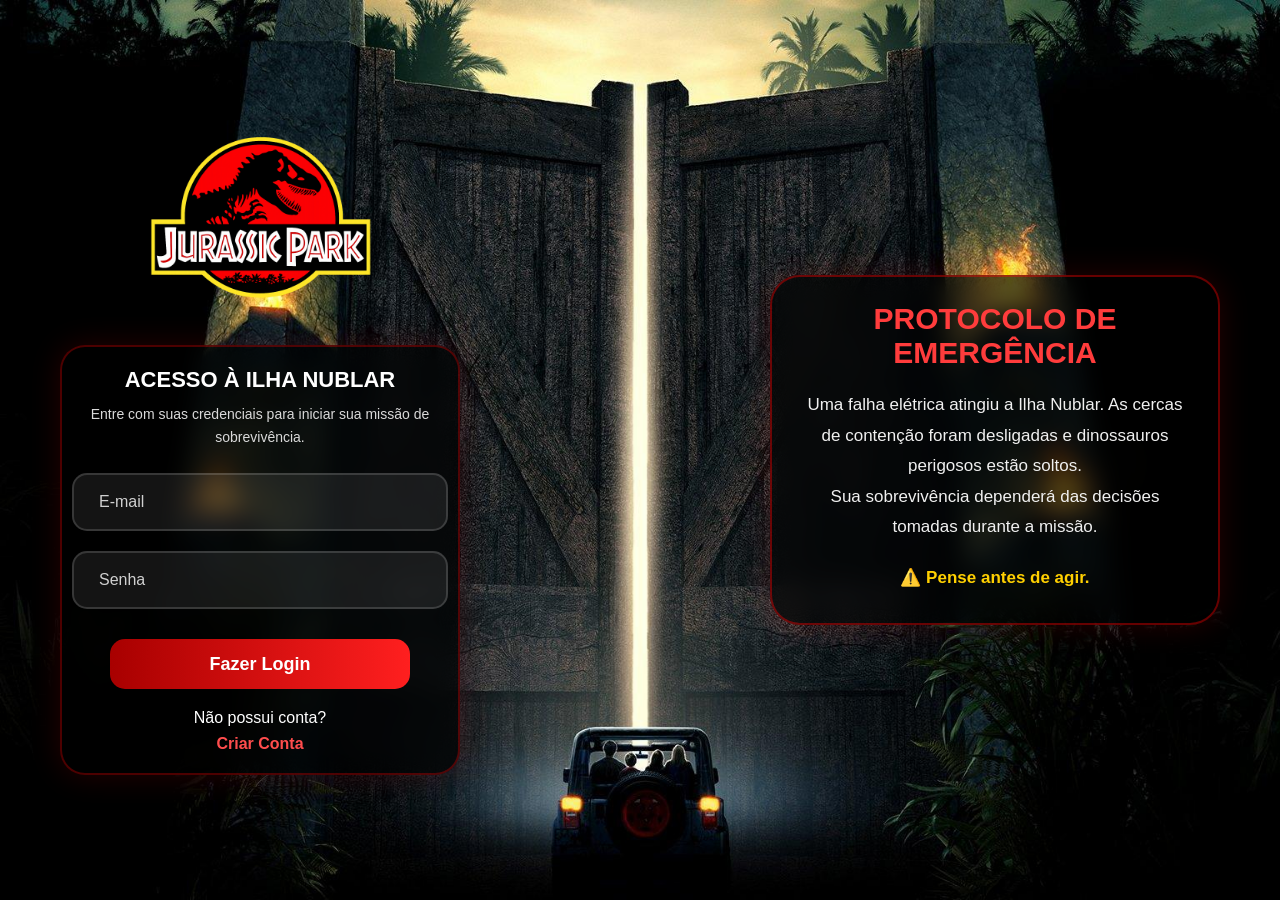
<file: index.html>
<!DOCTYPE html>
<html lang="pt-BR">

<head>
    <meta charset="UTF-8">
    <meta name="viewport" content="width=device-width, initial-scale=1.0">
    <title>Jurassic Park Login</title>

    <link rel="stylesheet" href="style.css">
    <link rel="stylesheet" href="https://cdnjs.cloudflare.com/ajax/libs/font-awesome/4.7.0/css/font-awesome.min.css">

</head>

<body>

    <div class="overlay">

        <div class="login-container">

            <img src="img/image (1).png" alt="Jurassic Park" class="logo">

            <div class="login-card">

                <h1>ACESSO À ILHA NUBLAR</h1>

                <p class="subtitulo">
                    Entre com suas credenciais para iniciar sua missão de sobrevivência.
                </p>

                <input type="email" id="exampleFormControlInput1" placeholder="E-mail">

                <input type="password" id="inputPassword" placeholder="Senha">

                <button class="btn" onclick="login()">
                    Fazer Login
                </button>

                <div class="cadastro">
                    <p>Não possui conta?</p>
                    <a href="criar_conta.html">
                        Criar Conta
                    </a>
                </div>

            </div>

        </div>

        <div class="info-box">

            <h3>PROTOCOLO DE EMERGÊNCIA</h3>

            <p>
                Uma falha elétrica atingiu a Ilha Nublar.
                As cercas de contenção foram desligadas
                e dinossauros perigosos estão soltos.
            </p>

            <p>
                Sua sobrevivência dependerá das decisões
                tomadas durante a missão.
            </p>

            <p class="alerta">
                ⚠️ Pense antes de agir.
            </p>

        </div>

    </div>

    <script src="js/script.js"></script>

</body>

</html>
</file>
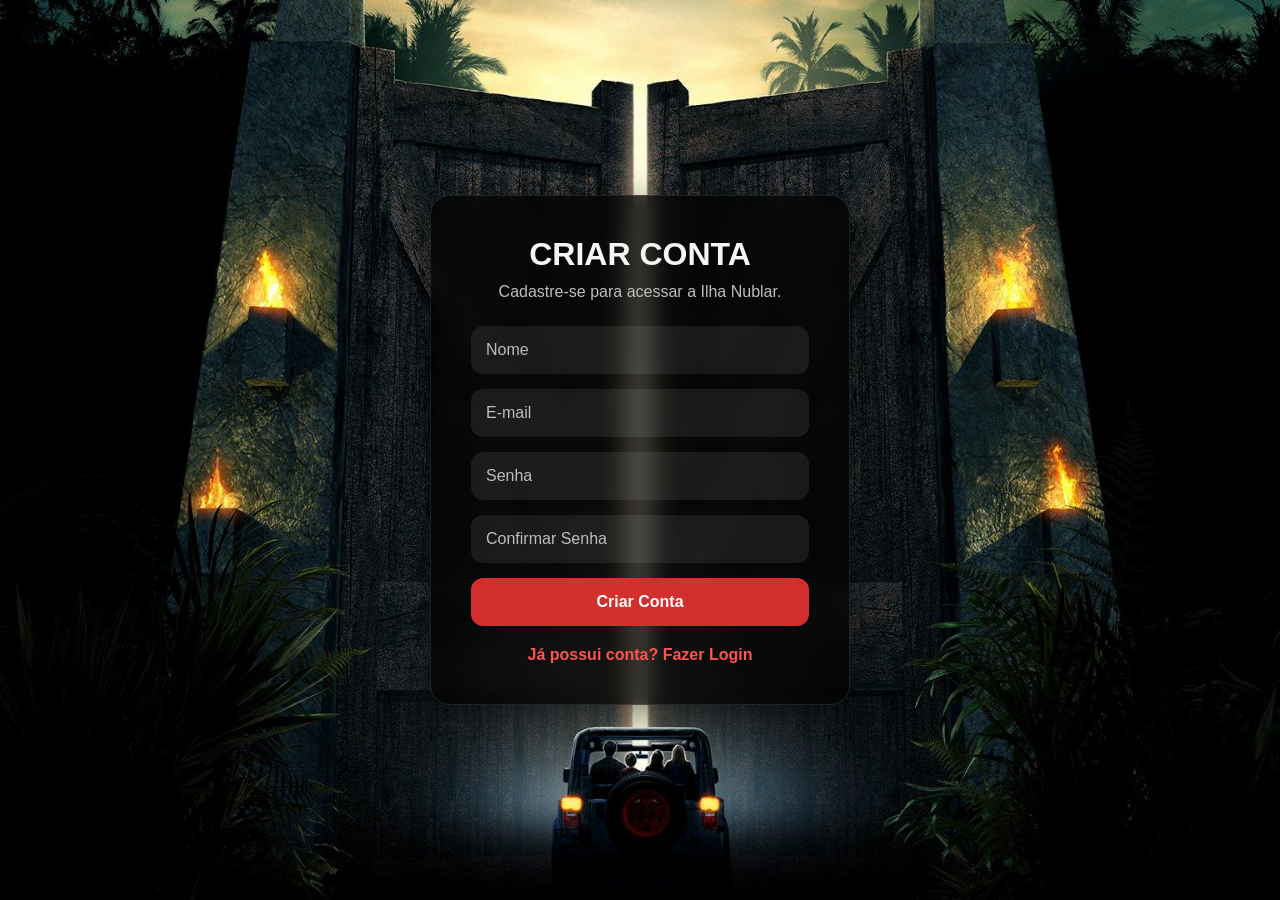
<file: criar_conta.html>
<!DOCTYPE html>
<html lang="pt-BR">
<head>
    <meta charset="UTF-8">
    <meta name="viewport" content="width=device-width, initial-scale=1.0">
    <title>Criar Conta</title>

    <link rel="stylesheet" href="/criar_conta.css">
</head>
<body>

    <div class="container">

        <div class="card">

            <h1>CRIAR CONTA</h1>

            <p>Cadastre-se para acessar a Ilha Nublar.</p>

            <input type="text" id="nome" placeholder="Nome">

            <input type="email" id="email" placeholder="E-mail">

            <input type="password" id="senha" placeholder="Senha">

            <input type="password" id="confirmarSenha" placeholder="Confirmar Senha">

            <button onclick="cadastrar()">
                Criar Conta
            </button>

            <a href="/index.html">
                Já possui conta? Fazer Login
            </a>

        </div>

    </div>

    <script src="/js/cadastro.js"></script>

</body>
</html>
</file>
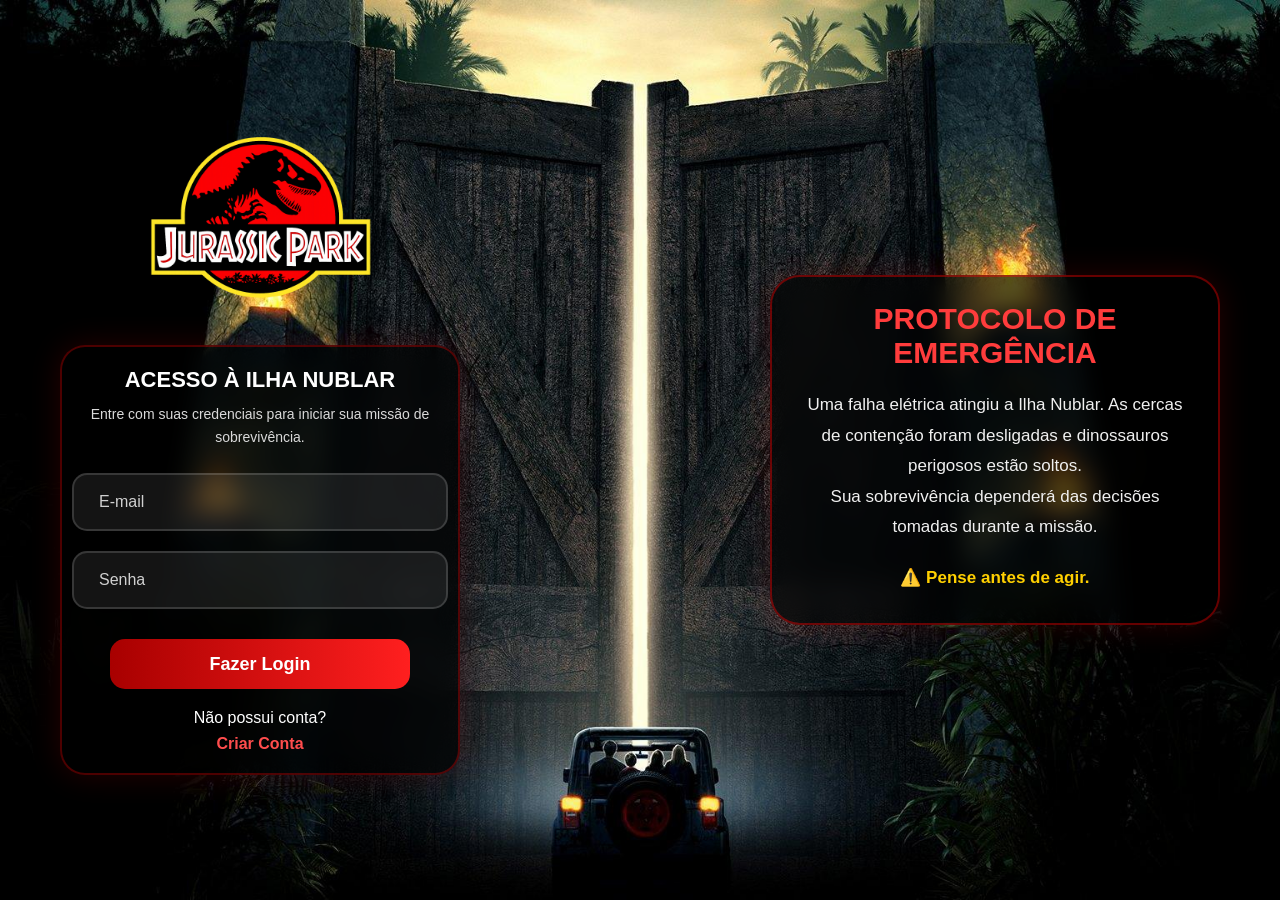
<file: home.html>
<!DOCTYPE html>
<html lang="pt-BR">
<head>
    <meta charset="UTF-8">
    <meta name="viewport" content="width=device-width, initial-scale=1.0">
    <title>Jurassic Park - Home</title>

    <link rel="stylesheet" href="css/home.css">
    <link rel="stylesheet" href="https://cdnjs.cloudflare.com/ajax/libs/font-awesome/6.5.1/css/all.min.css">
</head>
<body>

    <header>

        <img src="img/image (1).png" class="logo">

        <nav>
            <a href="home.html" class="ativo">Home</a>
            <a href="como_funciona.html">Como funciona</a>
            <a href="sobre_o_quiz.html">Sobre o quiz</a>
            <a href="resultados.html">Resultados</a>
        </nav>

        <div class="perfil">
            <i class="fa-solid fa-user"></i>
        </div>

    </header>

    <section class="hero">

        <div class="conteudo">

            <h1>
                VOCÊ CONSEGUE<br>
                ESCAPAR DE<br>
                <span>JURASSIC PARK?</span>
            </h1>

            <div class="linha"></div>

            <p>
                Suas escolhas serão a diferença
                entre a vida e a morte.
                Você está pronto para o desafio?
            </p>

            <button class="btn"
            onclick="window.location.href='quiz.html'">
                Iniciar a missão
                <i class="fa-solid fa-arrow-right"></i>
            </button>

        </div>

    </section>

    <script src="home.js"></script>

</body>
</html>
</file>
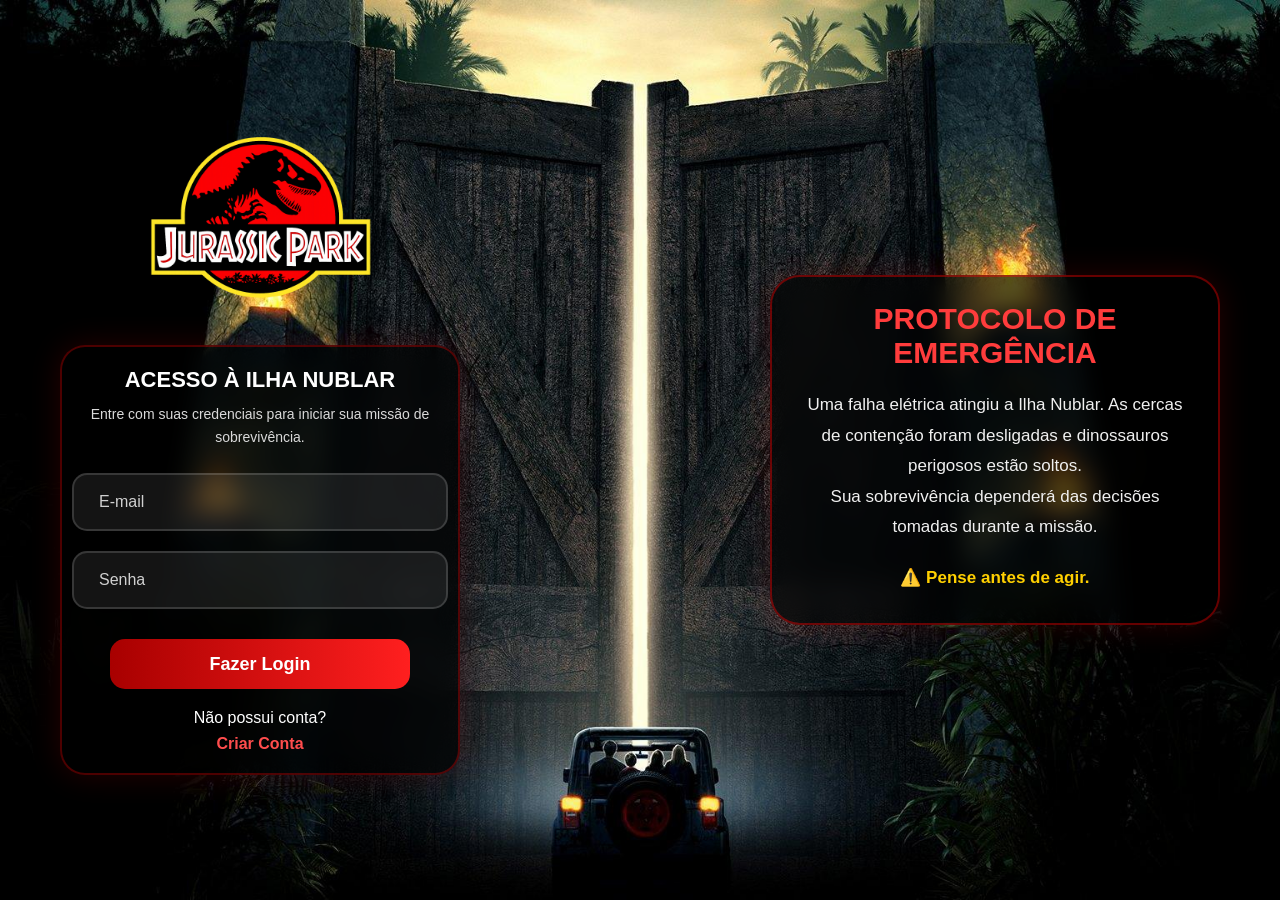
<file: quiz1.html>
<!DOCTYPE html>
<html lang="pt-BR">
<head>
    <meta charset="UTF-8">
    <meta name="viewport" content="width=device-width, initial-scale=1.0">
    <title>Jurassic Park Quiz</title>
    <link rel="stylesheet" href="/css/quiz.css">

    <link rel="stylesheet"
    href="https://cdnjs.cloudflare.com/ajax/libs/font-awesome/6.5.1/css/all.min.css">
</head>
<body>

    <div class="overlay">

        <!-- Topo -->
        <div class="top-bar">

            <a href="home.html" class="voltar">
                ← Home
            </a>

            <div class="progresso-box">

                <span id="progressText">
                    10%
                </span>

                <div class="progresso">
                    <div id="progress"></div>
                </div>

            </div>

            <div class="perfil">
                <i class="fa-solid fa-user"></i>
            </div>

        </div>

        <!-- Conteúdo -->
        <main>

            <h1>
                Jurassic Park Quiz
            </h1>

            <div class="question-box">

                <p id="step">
                    Pergunta 1 de 10
                </p>

                <h2 id="question">
                    Carregando pergunta...
                </h2>

            </div>

            <div id="answers">

            </div>

            <button id="nextBtn">
                Próxima →
            </button>

        </main>

    </div>

    <script src="questions.js"></script>
<script src="questions.js"></script>

<script>
const PAGE_START = 0;
const PAGE_END = 3;
const NEXT_PAGE = "quiz2.html";
</script>

<script src="quiz_engine.js"></script>

</body>
</html>
</file>
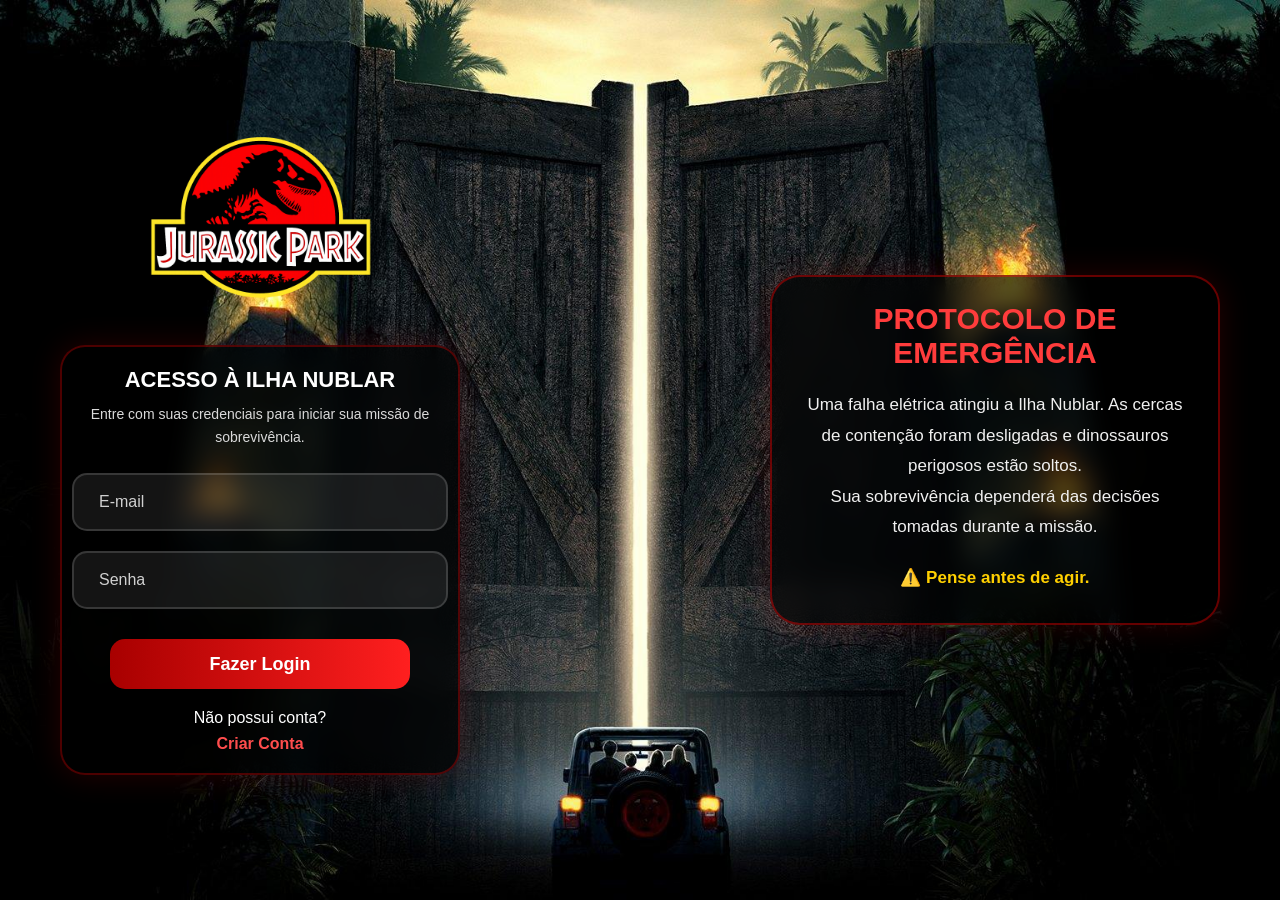
<file: quiz2.html>
<!DOCTYPE html>
<html lang="pt-BR">
<head>
    <meta charset="UTF-8">
    <meta name="viewport" content="width=device-width, initial-scale=1.0">
    <title>Jurassic Park Quiz</title>

 <link rel="stylesheet" href="/css/quiz.css">

    <link rel="stylesheet"
    href="https://cdnjs.cloudflare.com/ajax/libs/font-awesome/6.5.1/css/all.min.css">
</head>
<body>

    <div class="overlay">

        <!-- Topo -->
        <div class="top-bar">

            <a href="home.html" class="voltar">
                ← Home
            </a>

            <div class="progresso-box">

                <span id="progressText">
                    10%
                </span>

                <div class="progresso">
                    <div id="progress"></div>
                </div>

            </div>

            <div class="perfil">
                <i class="fa-solid fa-user"></i>
            </div>

        </div>

        <!-- Conteúdo -->
        <main>

            <h1>
                Jurassic Park Quiz
            </h1>

            <div class="question-box">

                <p id="step">
                    Pergunta 1 de 10
                </p>

                <h2 id="question">
                    Carregando pergunta...
                </h2>

            </div>

            <div id="answers">

            </div>

            <button id="nextBtn">
                Próxima →
            </button>

        </main>

    </div>

    <script src="questions.js"></script>

<script>
const PAGE_START = 3;
const PAGE_END = 7;
const NEXT_PAGE = "quiz3.html";
</script>

<script src="quiz_engine.js"></script>

</body>
</html>
</file>
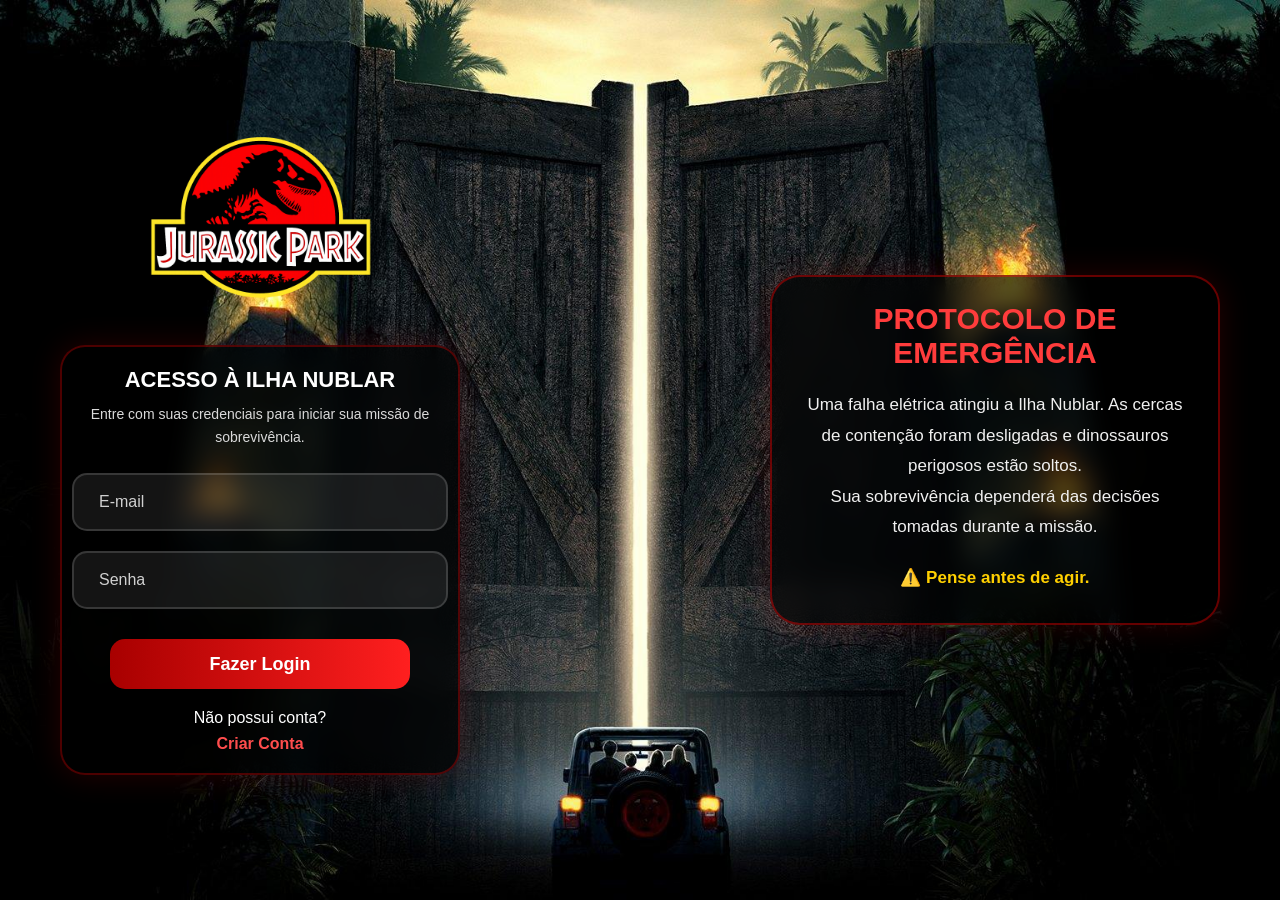
<file: quiz3.html>
<!DOCTYPE html>
<html lang="pt-BR">
<head>
    <meta charset="UTF-8">
    <meta name="viewport" content="width=device-width, initial-scale=1.0">
    <title>Jurassic Park Quiz - Fase 3</title>

    <link rel="stylesheet" href="/css/quiz.css">

    <link rel="stylesheet"
    href="https://cdnjs.cloudflare.com/ajax/libs/font-awesome/6.5.1/css/all.min.css">
</head>
<body>

    <div class="overlay">

        <!-- Topo -->
        <div class="top-bar">

            <a href="home.html" class="voltar">
                ← Home
            </a>

            <div class="progresso-box">

                <span id="progressText">
                    80%
                </span>

                <div class="progresso">
                    <div id="progress"></div>
                </div>

            </div>

            <div class="perfil">
                <i class="fa-solid fa-user"></i>
            </div>

        </div>

        <!-- Conteúdo -->
        <main>

            <h1>
                Jurassic Park Quiz
            </h1>

            <div class="question-box">

                <p id="step">
                    Pergunta 8 de 10
                </p>

                <h2 id="question">
                    Carregando pergunta...
                </h2>

            </div>

            <div id="answers"></div>

            <button id="nextBtn">
                Próxima →
            </button>

        </main>

    </div>

    <script src="questions.js"></script>

    <script>
        const PAGE_START = 7;
        const PAGE_END = 10;
        const NEXT_PAGE = "resultado.html";
    </script>

    <script src="quiz_engine.js"></script>

</body>
</html>
</file>
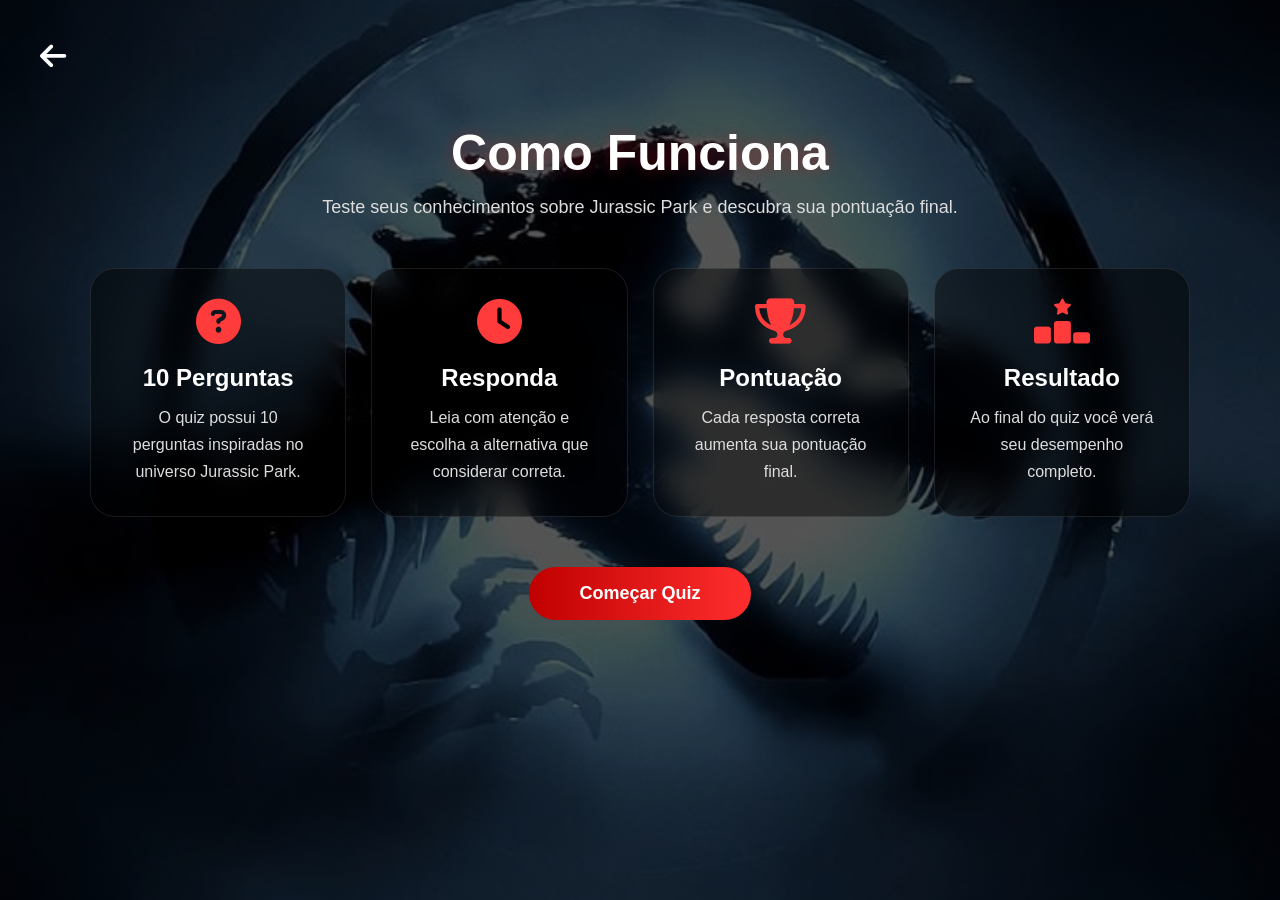
<file: html/como _funciona.html>
<!DOCTYPE html>
<html lang="pt-BR">
<head>
<meta charset="UTF-8">
<meta name="viewport" content="width=device-width, initial-scale=1.0">
<title>Como Funciona</title>

<link rel="stylesheet" href="/css/como_funciona.css">

<link rel="stylesheet"
href="https://cdnjs.cloudflare.com/ajax/libs/font-awesome/6.5.1/css/all.min.css">
</head>

<body>

<div class="overlay">

    <a href="/html/home.html" class="voltar">
        <i class="fa-solid fa-arrow-left"></i>
    </a>

    <main>

        <h1>Como Funciona</h1>

        <p class="subtitulo">
            Teste seus conhecimentos sobre Jurassic Park e descubra sua pontuação final.
        </p>

        <div class="cards">

            <div class="card">
                <i class="fa-solid fa-circle-question"></i>

                <h2>10 Perguntas</h2>

                <p>
                    O quiz possui 10 perguntas inspiradas no universo Jurassic Park.
                </p>
            </div>

            <div class="card">
                <i class="fa-solid fa-clock"></i>

                <h2>Responda</h2>

                <p>
                    Leia com atenção e escolha a alternativa que considerar correta.
                </p>
            </div>

            <div class="card">
                <i class="fa-solid fa-trophy"></i>

                <h2>Pontuação</h2>

                <p>
                    Cada resposta correta aumenta sua pontuação final.
                </p>
            </div>

            <div class="card">
                <i class="fa-solid fa-ranking-star"></i>

                <h2>Resultado</h2>

                <p>
                    Ao final do quiz você verá seu desempenho completo.
                </p>
            </div>

        </div>

        <button onclick="window.location.href='/html/quiz1.html'">
            Começar Quiz
        </button>

    </main>

</div>

</body>
</html>
</file>
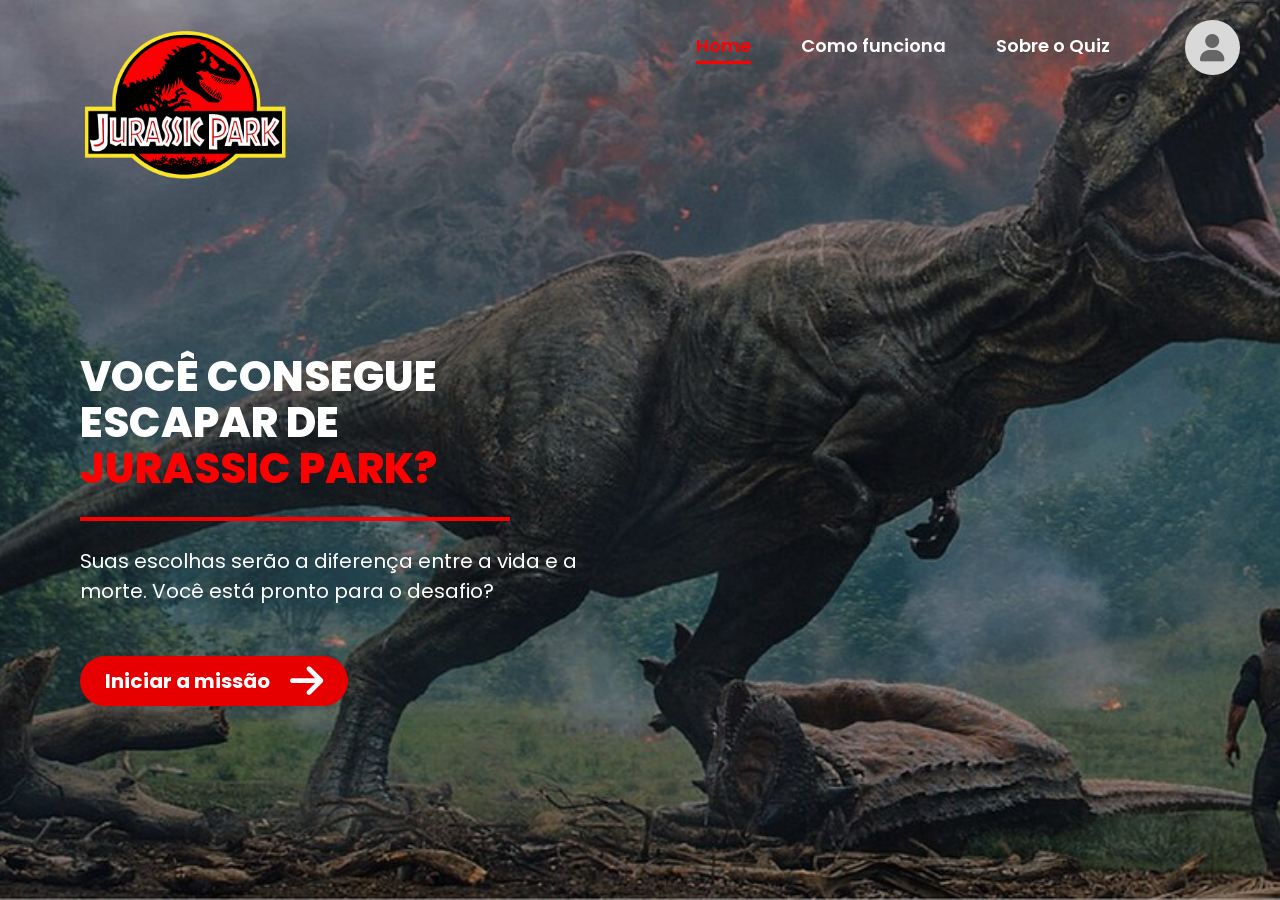
<file: html/home.html>
<!DOCTYPE html>
<html lang="pt-BR">

<head>
    <meta charset="UTF-8">
    <meta name="viewport" content="width=device-width, initial-scale=1.0">
    <title>Jurassic Park - Home</title>

    <link rel="stylesheet" href="/css/home.css">
    <link rel="stylesheet" href="https://cdnjs.cloudflare.com/ajax/libs/font-awesome/6.5.1/css/all.min.css">
</head>

<body>

    <header>

        <img src="/img/image (1).png" class="logo">

        <nav>
            <a href="/html/home.html" class="ativo">Home</a>
            <a href="/html/como _funciona.html">Como funciona</a>
            <a href="/html/sobre.html">Sobre o Quiz</a>
         
        </nav>

        <!-- Perfil Desktop -->
        <div class="perfil">
            
                <i class="fa-solid fa-user"></i>
                <span id="nomeUsuario"></span>
         
        </div>

        <!-- Menu Mobile -->
        <div class="menu-btn" onclick="toggleMenu()">
            <i class="fa-solid fa-bars"></i>
        </div>

    </header>

    <!-- Sidebar Mobile -->
    <aside class="menu-mobile" id="menuMobile">

        <div class="topo-menu">
            <i class="fa-solid fa-user"></i>
            <h3 id="nomeUsuarioMenu">Usuário</h3>
        </div>

        <a href="/html/home.html">
            <i class="fa-solid fa-house"></i>
            Home
        </a>

        <a href="/html/como _funciona.html">
            <i class="fa-solid fa-circle-info"></i>
            Como funciona
        </a>

        <a href="/html/sobre.html">
            <i class="fa-solid fa-book"></i>
            Sobre o Quiz
        </a>

    

        <a href="/html/perfil.html">
            <i class="fa-solid fa-user"></i>
            Perfil
        </a>

    </aside>

    <section class="hero">

        <div class="conteudo">

            <h1>
                VOCÊ CONSEGUE<br>
                ESCAPAR DE<br>
                <span>JURASSIC PARK?</span>
            </h1>

            <div class="linha"></div>

            <p>
                Suas escolhas serão a diferença
                entre a vida e a morte.
                Você está pronto para o desafio?
            </p>

            <button class="btn" onclick="window.location.href='/html/quiz1.html'">

                Iniciar a missão
                <i class="fa-solid fa-arrow-right"></i>

            </button>

        </div>

    </section>

    <script>
        let usuario = JSON.parse(
            localStorage.getItem("usuarioCadastrado")
        );

        if (usuario) {

            document.getElementById("nomeUsuario").textContent =
                usuario.nome;

            document.getElementById("nomeUsuarioMenu").textContent =
                usuario.nome;
        }

        function toggleMenu() {
            document
                .getElementById("menuMobile")
                .classList
                .toggle("ativo");
        }
    </script>

</body>

</html>
</file>
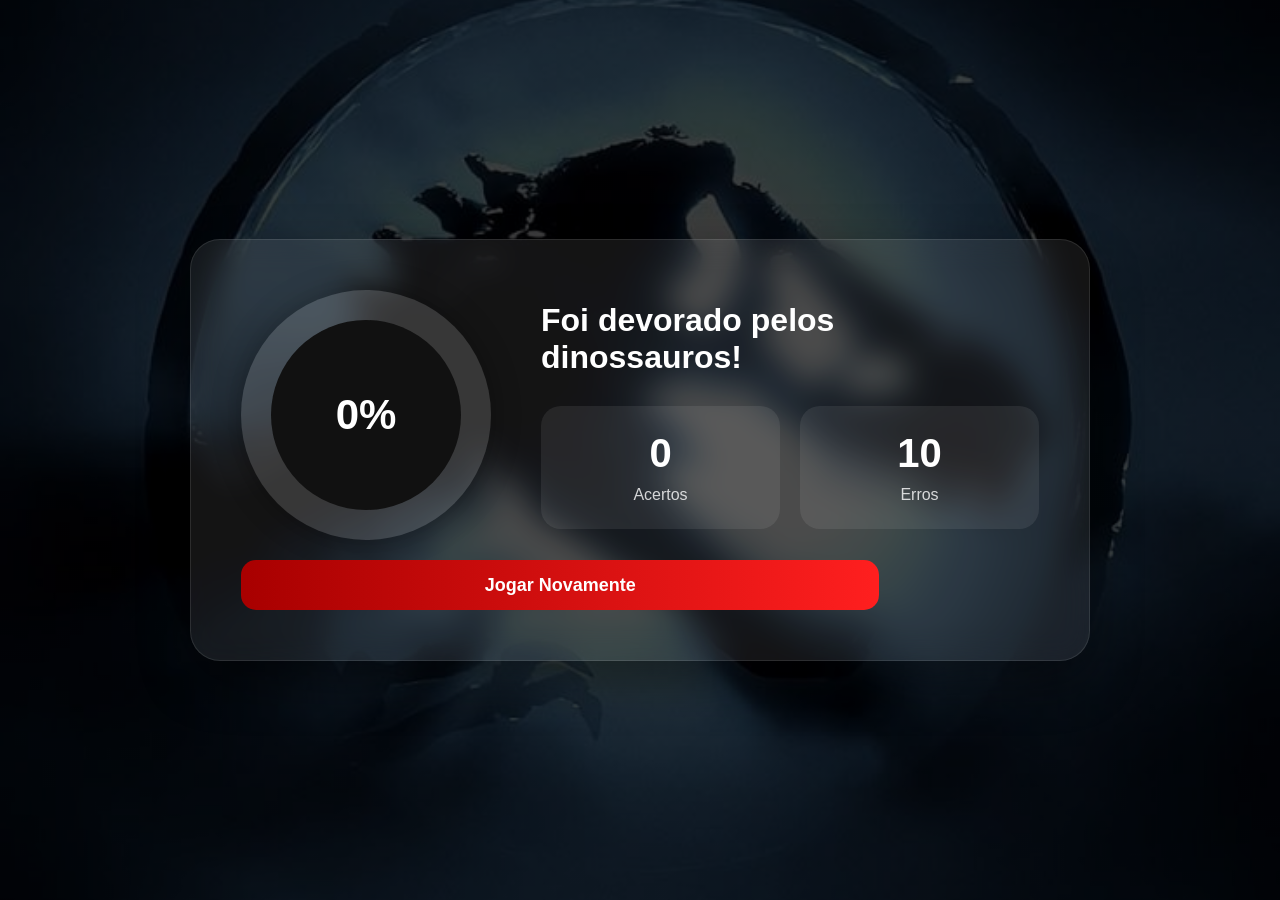
<file: html/resultado.html>
<!DOCTYPE html>
<html lang="pt-BR">
<head>
    <meta charset="UTF-8">
    <meta name="viewport" content="width=device-width, initial-scale=1.0">
    <title>Resultado Final</title>

    <link rel="stylesheet" href="/css/resultado.css">
</head>
<body>

    <div class="container">



      
        

        <div class="painel">

            <div class="grafico-circular">

                <div class="circle">
                    <div class="inner-circle">
                        <span id="percentual">
                            0%
                        </span>
                    </div>
                </div>

            </div>

            <div class="info">

                <h2 id="resultado"></h2>

                <div class="cards">

                    <div class="card">
                        <span class="numero"
                        id="acertos">
                        0
                        </span>

                        <p>Acertos</p>
                    </div>

                    <div class="card">
                        <span class="numero"
                        id="erros">
                        0
                        </span>

                        <p>Erros</p>
                    </div>

                </div>

            </div>

        </div>

        <button
        class="btn"
        onclick="jogarNovamente()">
        Jogar Novamente
        </button>

    </div>

    <script src="/js/resultado.js"></script>

</body>
</html>
</file>
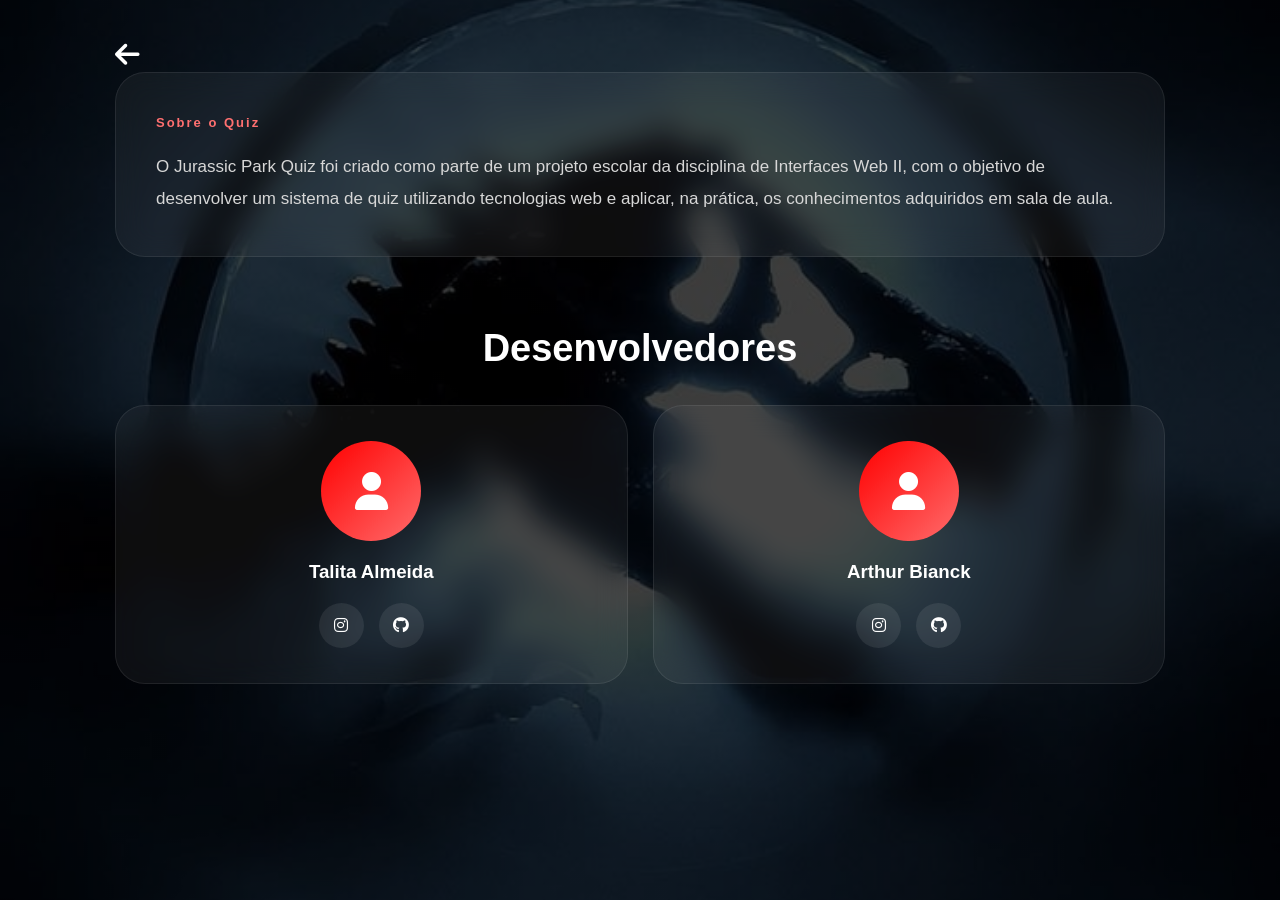
<file: html/sobre.html>
<!DOCTYPE html>
<html lang="pt-BR">

<head>
    <meta charset="UTF-8">
    <meta name="viewport" content="width=device-width, initial-scale=1.0">

    <title>Sobre o Projeto</title>

    <link rel="stylesheet" href="/css/sobre.css">

    <link rel="stylesheet" href="https://cdnjs.cloudflare.com/ajax/libs/font-awesome/6.5.1/css/all.min.css">
</head>

<body>

    <div class="overlay">

        <a href="/html/home.html" class="voltar">
            <i class="fa-solid fa-arrow-left"></i>
        </a>

        <main>



            <section class="card">

                <span class="tag">
                    Sobre o Quiz
                </span>

                <h2>

                </h2>

                <p>
                    O Jurassic Park Quiz foi criado como parte de um projeto escolar da disciplina de Interfaces Web
                    II, com o objetivo de desenvolver um sistema de quiz utilizando tecnologias web e aplicar, na
                    prática, os conhecimentos adquiridos em sala de aula.
                   
                </p>

            </section>

            <section class="devs">

                <h2>
                    Desenvolvedores
                </h2>

                <div class="cards">

                    <div class="dev-card">

                        <div class="avatar">
                            <i class="fa-solid fa-user"></i>
                        </div>

                        <h3>Talita Almeida</h3>

                   

                        <div class="social">

                            <a href="https://www.instagram.com/taalmdx">
                                <i class="fab fa-instagram"></i>
                            </a>

                            <a href="https://github.com/taalmeida04">
                                <i class="fab fa-github"></i>
                            </a>

                        </div>

                    </div>

                    <div class="dev-card">

                        <div class="avatar">
                            <i class="fa-solid fa-user"></i>
                        </div>

                        <h3>Arthur Bianck</h3>

           

                        <div class="social">

                            <a href="https://www.instagram.com/_itz.thur">
                                <i class="fab fa-instagram"></i>
                            </a>

                            <a href="https://github.com/ArthurBkos">
                                <i class="fab fa-github"></i>
                            </a>

                        </div>

                    </div>

                </div>

            </section>        

        </main>

    </div>

</body>

</html>
</file>
<file: style.css>
*{
    margin:0;
    padding:0;
    box-sizing:border-box;
    font-family:Arial, Helvetica, sans-serif;
}

body{
    min-height:100vh;

    background-image:url("img/image.png");
    background-size:cover;
    background-position:center;
    background-repeat:no-repeat;

    overflow-x:hidden;

    animation:fadeIn 1s ease;
}

.overlay{
    width:100%;
    min-height:100vh;

    display:flex;
    justify-content:space-between;
    align-items:center;

    padding:0 60px;
}

.login-container{
    width:400px;
    text-align:center;
}

.logo{
    width:295px;
    margin-bottom:20px;
}

.login-card{
    background:rgba(0,0,0,.65);
    backdrop-filter:blur(12px);

    border:2px solid rgba(255,0,0,.3);
    border-radius:25px;

    padding:20px 10px;

    box-shadow:
    0 0 30px rgba(255,0,0,.15);
}

.login-card h1{
    color:white;
    font-size:22px;
    margin-bottom:10px;
}

.subtitulo{
    color:#d9d9d9;
    font-size:14px;
    line-height:1.6;
    margin-bottom:25px;
}

#exampleFormControlInput1,
#inputPassword{
    width:100%;
    height:58px;

    margin-bottom:20px;
    padding:0 25px;

    background:rgba(255,255,255,.08);

    border:2px solid rgba(255,255,255,.15);
    border-radius:15px;

    color:white;
    font-size:16px;

    transition:.3s;
}

#exampleFormControlInput1::placeholder,
#inputPassword::placeholder{
    color:#d0d0d0;
}

#exampleFormControlInput1:focus,
#inputPassword:focus{
    outline:none;

    border-color:#ff0000;

    box-shadow:
    0 0 15px rgba(255,0,0,.6);
}

.btn{
    width:80%;
    height:50px;

    border:none;
    border-radius:15px;

    background:
    linear-gradient(
    90deg,
    #a80000,
    #ff1f1f
    );

    color:white;

    font-size:18px;
    font-weight:bold;

    cursor:pointer;

    transition:.3s;

    margin-top:10px;
}

.btn:hover{
    transform:translateY(-3px);

    box-shadow:
    0 0 25px rgba(255,0,0,.7);
}

.cadastro{
    margin-top:20px;
    color:white;
}

.cadastro p{
    margin-bottom:8px;
}

.cadastro a{
    color:#ff4d4d;
    text-decoration:none;
    font-weight:bold;
    transition:.3s;
}

.cadastro a:hover{
    color:white;
    text-decoration:underline;
}

.info-box{
    width:450px;
    height:350px;

    background:rgba(0,0,0,.65);
    backdrop-filter:blur(12px);

    border:2px solid rgba(255,0,0,.4);
    border-radius:30px;

    color:white;
    text-align:center;

    padding:25px;

    box-shadow:
    0 0 30px rgba(255,0,0,.15);
}

.info-box h3{
    color:#ff3c3c;

    font-size:30px;
    margin-bottom:20px;

    text-transform:uppercase;
}

.info-box p{
    font-size:17px;
    line-height:1.8;
    color:#f0f0f0;
}

.alerta{
    margin-top:20px;

    color:#ffd000 !important;

    font-weight:bold;
    font-size:18px;
}

.saindo{
    animation:fadeOut .8s forwards;
}

@keyframes fadeOut{
    from{
        opacity:1;
    }
    to{
        opacity:0;
    }
}

@keyframes fadeIn{
    from{
        opacity:0;
        transform:translateY(20px);
    }

    to{
        opacity:1;
        transform:translateY(0);
    }
}

/* TABLETS */

@media (max-width:1000px){

    body{
        overflow-y:auto;
    }

    .overlay{
        flex-direction:column;

        justify-content:center;

        gap:30px;

        padding:40px 20px;
    }

    .login-container{
        width:100%;
        max-width:450px;
    }

    .info-box{
        width:100%;
        max-width:500px;
        height:auto;
    }
}

/* CELULAR */

@media (max-width:768px){

    .overlay{
        padding:20px 15px;
        gap:20px;
    }

    .logo{
        width:220px;
    }

    .login-container{
        width:100%;
    }

    .login-card{
        width:100%;
        padding:25px 15px;
        border-radius:20px;
    }

    .login-card h1{
        font-size:20px;
    }

    .subtitulo{
        font-size:13px;
    }

    #exampleFormControlInput1,
    #inputPassword{
        height:52px;
        font-size:15px;
        padding:0 18px;
    }

    .btn{
        width:100%;
        height:52px;
        font-size:16px;
    }

    .cadastro{
        font-size:14px;
    }

    .info-box{
        padding:20px;
        border-radius:20px;
    }

    .info-box h3{
        font-size:22px;
    }

    .info-box p{
        font-size:15px;
        line-height:1.6;
    }

    .alerta{
        font-size:16px;
    }
}

/* CELULARES PEQUENOS */

@media (max-width:480px){

    .overlay{
        padding:15px 10px;
    }

    .logo{
        width:170px;
    }

    .login-card{
        padding:20px 12px;
    }

    .login-card h1{
        font-size:17px;
    }

    .subtitulo{
        font-size:12px;
    }

    #exampleFormControlInput1,
    #inputPassword{
        height:48px;
        font-size:14px;
    }

    .btn{
        height:48px;
        font-size:15px;
    }

    .info-box{
        padding:18px;
    }

    .info-box h3{
        font-size:18px;
    }

    .info-box p{
        font-size:13px;
        line-height:1.5;
    }

    .alerta{
        font-size:14px;
    }
}
</file>
<file: criar_conta.css>
*{
    margin:0;
    padding:0;
    box-sizing:border-box;
    font-family:Arial, Helvetica, sans-serif;
}

body{
    min-height:100vh;
    display:flex;
    justify-content:center;
    align-items:center;

    background-image:url("../img/image.png");
    background-size:cover;
    background-position:center;
    background-repeat:no-repeat;
}

.container{
    width:100%;
    display:flex;
    justify-content:center;
    align-items:center;
    padding:20px;
}

.card{
    width:420px;
    padding:40px;

    background:rgba(0,0,0,.75);
    backdrop-filter:blur(10px);

    border:1px solid rgba(255,255,255,.1);
    border-radius:20px;

    box-shadow:0 10px 40px rgba(0,0,0,.5);

    text-align:center;
}

.card h1{
    color:#f5f5f5;
    margin-bottom:10px;
    font-size:2rem;
}

.card p{
    color:#bdbdbd;
    margin-bottom:25px;
}

.card input{
    width:100%;
    padding:15px;
    margin-bottom:15px;

    border:none;
    border-radius:12px;

    background:rgba(255,255,255,.08);
    color:#fff;
    font-size:16px;

    outline:none;
}

.card input::placeholder{
    color:#bdbdbd;
}

.card input:focus{
    border:1px solid #d32f2f;
}

.card button{
    width:100%;
    padding:15px;

    border:none;
    border-radius:12px;

    background:#d32f2f;
    color:#fff;

    font-size:16px;
    font-weight:bold;

    cursor:pointer;
    transition:.3s;
}

.card button:hover{
    transform:translateY(-2px);
    background:#f44336;
}

.card a{
    display:block;
    margin-top:20px;

    text-decoration:none;
    color:#ff5252;
    font-weight:bold;
}

.card a:hover{
    color:#fff;
}

@media(max-width:500px){

    .card{
        width:100%;
        padding:30px 20px;
    }

    .card h1{
        font-size:1.6rem;
    }
}
</file>
<file: css/home.css>
@import url('https://fonts.googleapis.com/css2?family=Poppins:wght@300;400;500;600;700;800&display=swap');

* {
    margin: 0;
    padding: 0;
    box-sizing: border-box;
    font-family: 'Poppins', sans-serif;
}

body {
    min-height: 100vh;
    width: 100%;
    overflow-x: hidden;

    background-image:
        linear-gradient(rgba(0, 0, 0, .25),
            rgba(0, 0, 0, .25)),
        url("/img/home.jpg");

    background-size: cover;
    background-position: center;
    background-repeat: no-repeat;

    color: white;
}

    header {
        width: 100%;

        display: flex;
        align-items: center;

        padding: 20px 50px;
    }



.logo {
    width: 270px;
}
nav{
    display:flex;
    gap:50px;

    margin-left:auto;
    margin-right:120px; /* afasta do perfil */
}

nav a {
    position: relative;

    color: white;
    text-decoration: none;

    font-size: 18px;
    font-weight: 600;

    margin-bottom: 125px;
    padding-bottom: 5px;
}

nav a::after {
    content: '';
    position: absolute;

    left: 0;
    bottom: 0;

    width: 0;
    height: 3px;

    background: red;

    transition: .3s;
}

nav a:hover::after {
    width: 100%;
}

nav a.ativo {
    color: red;
}

nav a.ativo::after {
    width: 100%;
}

.perfil{
    position:absolute;
    top:20px;
    right:40px;
}

.perfil a {
    display: flex;
    flex-direction: column;

    align-items: center;
    gap: 8px;

    text-decoration: none;
}

.perfil i {
    width: 55px;
    height: 55px;

    border-radius: 50%;
    background: #d9d9d9;

    display: flex;
    justify-content: center;
    align-items: center;

    color: #666;
    font-size: 28px;
}

#nomeUsuario {
    color: white;
    font-size: 14px;
    font-weight: 600;
    margin-left: 8px;
    max-width: 100px;
    text-align: center;

    overflow: hidden;
    text-overflow: ellipsis;
    white-space: nowrap;
}

.hero {
    height: 80vh;

    display: flex;
    align-items: center;

    padding-left: 80px;
    margin-top: -50px;
}

.conteudo {
    width: 500px;
}

.conteudo h1 {
    font-size: 42px;
    line-height: 1.1;
    font-weight: 800;
}

.conteudo span {
    color: red;
}

.linha {
    width: 430px;
    height: 4px;

    background: red;

    margin: 25px 0;
}

.conteudo p {
    font-size: 20px;
    line-height: 1.5;
}

.btn {
    margin-top: 50px;

    height: 50px;

    background: #e60000;
    color: white;

    border: none;
    border-radius: 50px;

    padding: 15px 25px;

    display: flex;
    justify-content: center;
    align-items: center;
    gap: 20px;

    font-size: 20px;
    font-weight: 700;

    cursor: pointer;
}

.btn i {
    font-size: 38px;
}

.btn:hover {
    background: #c70000;
}

/* MENU MOBILE */
.menu-btn {
    display: none;
}

.menu-mobile {
    display: none;
}

/* RESPONSIVO */
@media (max-width:768px) {

    header {
        padding: 15px 20px;
        justify-content: flex-start;
    }

    .logo {
        width: 150px;
    }

    nav {
        display: none;
    }

    .perfil {
        display: none;
    }

    .menu-btn {
        display: flex;
        justify-content: center;
        align-items: center;

        position: fixed;
        top: 20px;
        right: 20px;

        width: 50px;
        height: 50px;

        color: white;
        font-size: 28px;

        cursor: pointer;

        z-index: 10000;
    }

    .menu-mobile {
        display: flex;
        flex-direction: column;

        position: fixed;
        top: 0;
        right: -280px;

        width: 260px;
        height: 100vh;

        background: #111;

        padding: 90px 20px;

        transition: .3s;

        z-index: 9999;
    }

    .menu-mobile.ativo {
        right: 0;
    }

    .topo-menu {
        text-align: center;
        margin-bottom: 35px;
    }

    .topo-menu i {
        font-size: 45px;
        color: #e60000;
        margin-bottom: 10px;
    }

    .topo-menu h3 {
        color: white;
    }

    .menu-mobile a {
        display: flex;
        align-items: center;
        gap: 12px;

        padding: 15px;

        color: white;
        text-decoration: none;

        border-radius: 10px;

        transition: .3s;
    }

    .menu-mobile a:hover {
        background: #e60000;
    }

    .hero {
        height: auto;

        justify-content: center;
        text-align: center;

        padding: 40px 20px;
        margin-top: 40px;
    }

    .conteudo {
        width: 100%;
    }

    .conteudo h1 {
        font-size: 28px;
    }

    .conteudo p {
        font-size: 16px;
    }

    .linha {
        width: 100%;
        max-width: 280px;

        margin: 20px auto;
    }

    .btn {
        width: 100%;
        max-width: 300px;

        margin: 40px auto 0;

        font-size: 16px;
    }

    .btn i {
        font-size: 24px;
    }
}
</file>
<file: css/quiz.css>
* {
    margin: 0;
    padding: 0;
    box-sizing: border-box;
    font-family: 'Segoe UI', Arial, Helvetica, sans-serif;
}

body {
    min-height: 100vh;
    background-image:
        linear-gradient(rgba(0, 0, 0, .55),
            rgba(0, 0, 0, .55)),
        url("/img/img2.jpeg");
    background-size: cover;
    background-position: center;
    background-repeat: no-repeat;
    color: white;
    animation: fadeIn 1s ease;
}

.overlay {
    min-height: 100vh;
    padding: 30px 60px;
}

/* TOPO */

.top-bar {
    display: flex;
    justify-content: space-between;
    align-items: center;

    margin-bottom: 40px;
}

.voltar {
    color: white;
    text-decoration: none;
    font-size: 30px;
    transition: .3s;
}

.voltar:hover {
    color: #ff4d4d;
}

.progresso-box {
    width: 350px;
    text-align: center;
}

#progressText {
    display: block;
    margin-bottom: 10px;
    font-size: 16px;
    font-weight: 600;
}

.progresso {
    width: 100%;
    height: 8px;

    background: rgba(255, 255, 255, .15);

    border-radius: 20px;

    overflow: hidden;
}

#progress {
    width: 10%;
    height: 100%;

    background: linear-gradient(90deg,
            #ff0000,
            #ff5e5e);

    border-radius: 20px;

    box-shadow: 0 0 10px rgba(255, 0, 0, .6);

    transition: .4s;
}

.perfil {
    width: 58px;
    height: 58px;

    border-radius: 50%;

    background: rgba(255, 255, 255, .12);

    backdrop-filter: blur(8px);

    border: 1px solid rgba(255, 255, 255, .15);

    display: flex;
    justify-content: center;
    align-items: center;

    color: white;
    font-size: 24px;
}

/* CONTEÚDO */

main {
    max-width: 900px;
    margin: auto;

    animation: slideUp .8s ease;
}



.question-box {
    background: rgba(0, 0, 0, .50);

    backdrop-filter: blur(12px);

    border: 1px solid rgba(255, 255, 255, .08);

    border-radius: 25px;

    padding: 35px 45px;

    margin-bottom: 30px;

    text-align: center;

    box-shadow:
        0 10px 30px rgba(0, 0, 0, .25);
}

#step {
    color: #ff7070;

    font-size: 15px;
    font-weight: 600;

    letter-spacing: 1px;
    text-transform: uppercase;

    margin-bottom: 15px;
}

#question {
    font-size: 22px;
    font-weight: 500;

    line-height: 1.7;

    color: #f5f5f5;
}

/* OPÇÕES */

#answers {
    display: flex;
    flex-direction: column;
    gap: 15px;
}

.option {
    display: flex;
    align-items: center;
    gap: 15px;

    padding: 18px 22px;

    border: 1px solid rgba(255, 255, 255, .15);
    border-radius: 18px;

    background: rgba(0, 0, 0, .40);

    backdrop-filter: blur(10px);

    cursor: pointer;

    transition: .3s;
}

.option:hover {
    border-color: rgba(255, 0, 0, .7);

    transform: translateY(-2px);

    box-shadow:
        0 0 15px rgba(255, 0, 0, .15);
}

.option input {
    display: none;
}

.letter {
    min-width: 42px;
    height: 42px;

    border-radius: 50%;

    background: #ececec;
    color: #111;

    display: flex;
    justify-content: center;
    align-items: center;

    font-weight: 700;

    transition: .3s;
}

.option span:last-child {
    font-size: 17px;
    font-weight: 400;
}

.option:has(input:checked) {
    border-color: #ff3b3b;

    background:
        linear-gradient(90deg,
            rgba(255, 0, 0, .15),
            rgba(255, 0, 0, .05));

    box-shadow:
        0 0 18px rgba(255, 0, 0, .25);
}

.option:has(input:checked) .letter {
    background: #ff3b3b;
    color: white;
}

/* BOTÃO */

#nextBtn {
    display: block;

    margin: 35px auto 0;

    border: none;

    background:
        linear-gradient(90deg,
            #c00000,
            #ff2e2e);

    color: white;

    padding: 14px 50px;

    border-radius: 40px;

    font-size: 18px;
    font-weight: 600;

    cursor: pointer;

    transition: .3s;

    box-shadow:
        0 0 20px rgba(255, 0, 0, .25);
}

#nextBtn:hover {
    transform: translateY(-2px);

    box-shadow:
        0 0 25px rgba(255, 0, 0, .5);
}

/* ANIMAÇÕES */

@keyframes fadeIn {
    from {
        opacity: 0;
    }

    to {
        opacity: 1;
    }
}

@keyframes slideUp {
    from {
        opacity: 0;
        transform: translateY(20px);
    }

    to {
        opacity: 1;
        transform: translateY(0);
    }
}

.saindo {
    animation: fadeOut .8s forwards;
}

@keyframes fadeOut {
    from {
        opacity: 1;
    }

    to {
        opacity: 0;
    }
}

/* RESPONSIVO */

@media (max-width:768px) {

    .overlay {
        padding: 15px;
    }

    .top-bar {
        flex-direction: column;
        gap: 15px;
        margin-bottom: 25px;
    }

    .voltar {
        align-self: flex-start;
        font-size: 26px;
    }

    .progresso-box {
        width: 100%;
    }

    #progressText {
        font-size: 14px;
    }

    .perfil {
        display: none;
    }

    main {
        width: 100%;
    }

    .question-box {
        padding: 25px 20px;
        border-radius: 20px;
    }

    #step {
        font-size: 13px;
    }

    #question {
        font-size: 18px;
        line-height: 1.5;
    }

    #answers {
        gap: 12px;
    }

    .option {
        padding: 14px;
        gap: 12px;
        border-radius: 15px;
    }
    .letter {
        min-width: 38px;
        height: 38px;
        font-size: 14px;
    }
    .option span:last-child {
        font-size: 14px;
        line-height: 1.4;
    }
    #nextBtn {
        width: 100%;
        padding: 15px;
        font-size: 16px;
        margin-top: 25px;
    }
}

/* Celulares pequenos */

@media (max-width:480px) {
    .overlay {
        padding: 12px;
    }
    .question-box {
        padding: 20px 15px;
    }
    #question {
        font-size: 16px;
    }
    .option {
        padding: 12px;
    }
    .letter {
        min-width: 34px;
        height: 34px;
        font-size: 13px;
    }
    .option span:last-child {
        font-size: 13px;
    }
    #nextBtn {
        font-size: 15px;
        padding: 14px;
    }
}
</file>
<file: css/como_funciona.css>
* {
    margin: 0;
    padding: 0;
    box-sizing: border-box;
    font-family: 'Segoe UI', sans-serif;
}

body {
    min-height: 100vh;
    background-image:
        linear-gradient(rgba(0, 0, 0, .65), rgba(0, 0, 0, .65)),
        url("/img/img3.jpeg");
    background-size: cover;
    background-position: center;
    background-repeat: no-repeat;
    color: white;
}

.overlay {
    min-height: 100vh;
    padding: 40px;
}

.voltar {
    color: white;
    font-size: 30px;
    text-decoration: none;
    transition: .3s;
}

.voltar:hover {
    color: #ff3b3b;
}

main {
    max-width: 1100px;
    margin: 50px auto;
    text-align: center;
}

h1 {
    font-size: 50px;
    margin-bottom: 15px;

    text-shadow:
        0 0 15px rgba(255, 0, 0, .3);
}

.subtitulo {
    color: #ddd;
    font-size: 18px;
    max-width: 700px;
    margin: auto auto 50px;
}

.cards {
    display: grid;
    grid-template-columns: repeat(auto-fit, minmax(240px, 1fr));
    gap: 25px;
    margin-bottom: 50px;
}

.card {
    background: rgba(0, 0, 0, .45);

    backdrop-filter: blur(12px);

    border: 1px solid rgba(255, 255, 255, .1);

    border-radius: 25px;

    padding: 30px;

    transition: .3s;
}

.card:hover {
    transform: translateY(-8px);

    border-color: #ff3b3b;

    box-shadow:
        0 0 25px rgba(255, 0, 0, .25);
}

.card i {
    font-size: 45px;
    color: #ff3b3b;

    margin-bottom: 20px;
}

.card h2 {
    margin-bottom: 12px;
    font-size: 24px;
}

.card p {
    color: #ddd;
    line-height: 1.7;
}

button {
    border: none;
    background:
        linear-gradient(90deg,
            #c00000,
            #ff2e2e);

    color: white;
    padding: 16px 50px;
    border-radius: 40px;
    font-size: 18px;
    font-weight: 600;
    cursor: pointer;
    transition: .3s;
}

button:hover {
    transform: translateY(-3px);
    box-shadow:
        0 0 25px rgba(255, 0, 0, .5);
}

/* Tablets */
@media (max-width: 768px) {

    .overlay {
        padding: 20px;
    }

    h1 {
        font-size: 38px;
    }

    .subtitulo {
        font-size: 16px;
        margin-bottom: 35px;
    }

    .cards {
        gap: 20px;
    }

    .card {
        padding: 25px;
    }

    .card i {
        font-size: 40px;
    }

    .card h2 {
        font-size: 22px;
    }

    button {
        width: 100%;
        max-width: 350px;
        padding: 15px;
    }
}

/* Celulares */
@media (max-width: 480px) {
    .overlay {
        padding: 15px;
    }
    .voltar {
        font-size: 24px;
    }
    main {
        margin: 30px auto;
    }
    h1 {
        font-size: 30px;
        line-height: 1.2;
    }
    .subtitulo {
        font-size: 15px;
        margin-bottom: 30px;
    }
    .cards {
        grid-template-columns: 1fr;
        gap: 15px;
    }
    .card {
        padding: 20px;
        border-radius: 18px;
    }
    .card i {
        font-size: 35px;
    }
    .card h2 {
        font-size: 20px;
    }
    .card p {
        font-size: 14px;
    }
    button {
        width: 100%;
        padding: 14px;
        font-size: 16px;
    }
}

/* Telas muito pequenas */
@media (max-width: 320px) {

    h1 {
        font-size: 26px;
    }
    .subtitulo {
        font-size: 14px;
    }
    .card {
        padding: 18px;
    }
    .card h2 {
        font-size: 18px;
    }
    .card p {
        font-size: 13px;
    }
}
</file>
<file: css/resultado.css>
*{
    margin:0;
    padding:0;
    box-sizing:border-box;
    font-family:'Segoe UI',sans-serif;
}

body{
    min-height:100vh;
    background:
    linear-gradient(
        rgba(0,0,0,.75),
        rgba(0,0,0,.75)
    ),
    url("/img/img3.jpeg");
    background-size:cover;
    background-position:center;
    background-repeat:no-repeat;
    display:flex;
    justify-content:center;
    align-items:center;
    color:white;
    padding:20px;
}

.container{
    width:900px;
    max-width:100%;
    background:rgba(255,255,255,.08);
    backdrop-filter:blur(15px);
    border:1px solid rgba(255,255,255,.1);
    border-radius:30px;
    padding:50px;
    box-shadow:
    0 20px 50px rgba(0,0,0,.4);
}

.painel{
    display:flex;
    justify-content:space-between;
    align-items:center;
    gap:50px;
}

.grafico-circular{
    display:flex;
    justify-content:center;
    align-items:center;
}

.circle{
    width:250px;
    height:250px;
    border-radius:50%;
    display:flex;
    justify-content:center;
    align-items:center;
    background:
    conic-gradient(
        #00e676 0deg,
        #00e676 var(--progress),
        rgba(255,255,255,.15) var(--progress),
        rgba(255,255,255,.15) 360deg
    );
    box-shadow:
    0 0 30px rgba(0,0,0,.3);
}

.inner-circle{
    width:190px;
    height:190px;
    border-radius:50%;
    background:#111;
    display:flex;
    justify-content:center;
    align-items:center;
}

#percentual{
    font-size:42px;
    font-weight:bold;
}

.info{
    flex:1;
}

#resultado{
    font-size:32px;
    margin-bottom:30px;
}

.cards{
    display:flex;
    gap:20px;
}

.card{
    flex:1;
    background:rgba(255,255,255,.08);
    border-radius:20px;
    padding:25px;
    text-align:center;
}

.numero{
    display:block;
    font-size:40px;
    font-weight:bold;
    margin-bottom:10px;
}

.card p{
    opacity:.8;
}

.btn{
    width:80%;
    height:50px;
    border:none;
    border-radius:15px;
    background:
    linear-gradient(
        90deg,
        #a80000,
        #ff1f1f
    );
    color:white;
    font-size:18px;
    font-weight:bold;
    cursor:pointer;
    transition:.3s;
    margin-top:20px;
}

.btn:hover{
    transform:translateY(-3px);
    box-shadow:
    0 0 25px rgba(255,0,0,.7);
}

/* TABLET */

@media (max-width:900px){
    .container{
        padding:35px 25px;
    }
    .painel{
        flex-direction:column;
        text-align:center;
        gap:35px;
    }
    .cards{
        flex-direction:column;
        width:100%;
    }
    .circle{
        width:220px;
        height:220px;
    }
    .inner-circle{
        width:165px;
        height:165px;
    }
    #resultado{
        font-size:28px;
    }
    .btn{
        width:100%;
    }
}
/* CELULAR */
@media (max-width:768px){
    body{
        padding:15px;
    }
    .container{
        padding:25px 15px;
        border-radius:20px;
    }
    .painel{
        gap:25px;
    }
    .circle{
        width:180px;
        height:180px;
    }
    .inner-circle{
        width:135px;
        height:135px;
    }
    #percentual{
        font-size:30px;
    }
    #resultado{
        font-size:22px;
        margin-bottom:20px;
    }
    .card{
        padding:18px;
    }
    .numero{
        font-size:32px;
    }
    .card p{
        font-size:14px;
    }

    .btn{
        width:100%;
        font-size:16px;
        height:48px;
    }
}

/* CELULARES PEQUENOS */

@media (max-width:480px){

    .container{
        padding:20px 12px;
    }
    .circle{
        width:160px;
        height:160px;
    }
    .inner-circle{
        width:120px;
        height:120px;
    }
    #percentual{
        font-size:24px;
    }
    #resultado{
        font-size:18px;
        line-height:1.4;
    }
    .numero{
        font-size:26px;
    }
    .card{
        padding:15px;
    }
    .card p{
        font-size:13px;
    }
    .btn{
        height:45px;
        font-size:14px;
    }
}
</file>
<file: css/sobre.css>
*{
    margin:0;
    padding:0;
    box-sizing:border-box;
    font-family:'Segoe UI',sans-serif;
}

body{
    min-height:100vh;

    background:
    linear-gradient(
        rgba(0,0,0,.75),
        rgba(0,0,0,.75)
    ),
    url("/img/img3.jpeg");

    background-size:cover;
    background-position:center;

    color:white;
}

.overlay{
    max-width:1100px;
    margin:auto;
    padding:40px 25px;
}

.voltar{
    color:white;
    font-size:28px;
    text-decoration:none;
}

.badge{
    display:inline-block;

    padding:10px 20px;

    border-radius:50px;

    background:rgba(255,0,0,.15);

    border:1px solid rgba(255,0,0,.3);

    margin-bottom:20px;
}

.hero h1{
    font-size:58px;
    font-weight:800;

    max-width:800px;
    margin:auto;

    line-height:1.2;
}

.card{
    background:rgba(255,255,255,.05);

    backdrop-filter:blur(15px);

    border:1px solid rgba(255,255,255,.08);

    border-radius:30px;

    padding:40px;

    margin-bottom:70px;
}

.tag{
    color:#ff7070;

    font-size:13px;
    font-weight:700;

    letter-spacing:2px;
}

.card h2{
    font-size:38px;
    margin:15px 0 20px;
}

.card p{
    color:#d7d7d7;
    line-height:1.9;
    font-size:17px;
}

.devs h2{
    text-align:center;
    margin-bottom:35px;
    font-size:38px;
}

.cards{
    display:grid;
    grid-template-columns:repeat(auto-fit,minmax(280px,1fr));
    gap:25px;
}

.dev-card{
    background:rgba(255,255,255,.05);

    backdrop-filter:blur(15px);

    border:1px solid rgba(255,255,255,.08);

    border-radius:30px;

    padding:35px;

    text-align:center;

    transition:.3s;
}

.dev-card:hover{
    transform:translateY(-8px);

    box-shadow:
    0 0 30px rgba(255,0,0,.15);
}

.avatar{
    width:100px;
    height:100px;

    margin:auto auto 20px;

    border-radius:50%;

    background:
    linear-gradient(
        135deg,
        #ff0000,
        #ff6b6b
    );

    display:flex;
    justify-content:center;
    align-items:center;

    font-size:38px;
}

.dev-card h3{
    margin-bottom:10px;
}

.dev-card p{
    color:#cfcfcf;
}

.social{
    display:flex;
    justify-content:center;
    gap:15px;

    margin-top:20px;
}

.social a{
    width:45px;
    height:45px;

    border-radius:50%;

    background:rgba(255,255,255,.08);

    color:white;

    display:flex;
    justify-content:center;
    align-items:center;

    text-decoration:none;

    transition:.3s;
}

.social a:hover{
    background:#ff3b3b;
}

/* TABLET */

@media (max-width:992px){

    .overlay{
        padding:30px 20px;
    }

    .hero h1{
        font-size:46px;
    }

    .card{
        padding:30px;
    }

    .card h2{
        font-size:32px;
    }
}

/* CELULAR */

@media (max-width:768px){

    .overlay{
        padding:20px 15px;
    }

    .voltar{
        font-size:24px;
    }

    .badge{
        font-size:14px;
        padding:8px 16px;
    }

    .hero{
        text-align:center;
    }

    .hero h1{
        font-size:32px;
        line-height:1.3;
    }

    .card{
        padding:25px 20px;
        border-radius:20px;
        margin-bottom:40px;
    }

    .tag{
        font-size:12px;
    }

    .card h2{
        font-size:26px;
        line-height:1.3;
    }

    .card p{
        font-size:15px;
        line-height:1.8;
    }

    .devs h2{
        font-size:28px;
        margin-bottom:25px;
    }

    .cards{
        grid-template-columns:1fr;
        gap:20px;
    }

    .dev-card{
        padding:25px 20px;
    }

    .avatar{
        width:80px;
        height:80px;
        font-size:30px;
    }

    .dev-card h3{
        font-size:20px;
    }

    .dev-card p{
        font-size:14px;
    }

    .social a{
        width:40px;
        height:40px;
    }
}

/* CELULARES PEQUENOS */

@media (max-width:480px){

    .hero h1{
        font-size:26px;
    }

    .card{
        padding:20px 15px;
    }

    .card h2{
        font-size:22px;
    }

    .card p{
        font-size:14px;
    }

    .devs h2{
        font-size:24px;
    }

    .avatar{
        width:70px;
        height:70px;
        font-size:26px;
    }

    .dev-card h3{
        font-size:18px;
    }

    .social{
        gap:10px;
    }

    .social a{
        width:36px;
        height:36px;
    }


    .card h2{
        font-size:28px;
    }

    .devs h2{
        font-size:30px;
    }
}
</file>
